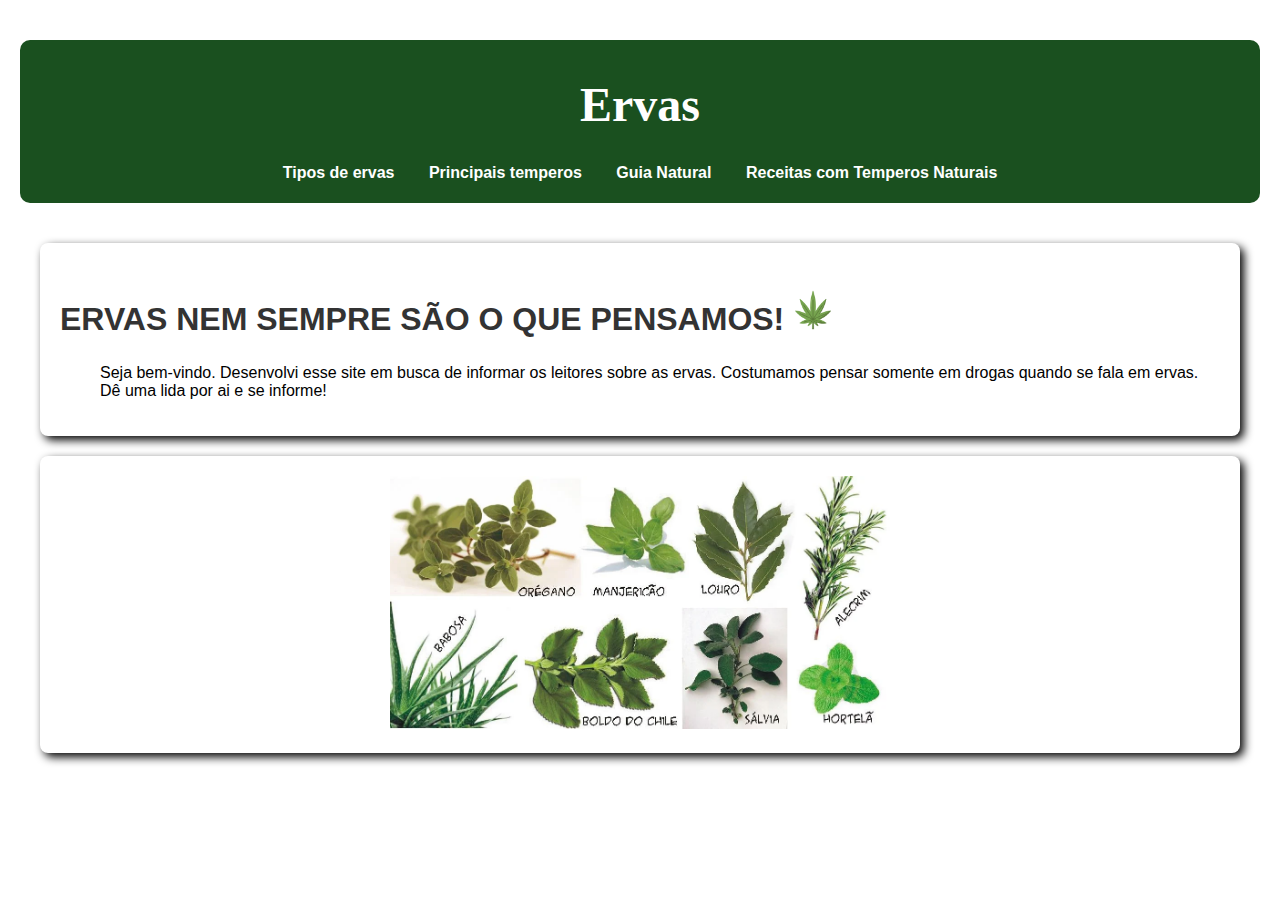
<file: ATIVIDADE04/index.html>
<!DOCTYPE html>
<html lang="pt-br">

<head>
    <meta charset="UTF-8">
    <meta name="viewport" content="width=device-width, initial-scale=1.0">
    <title>Ervas</title>
    <link rel="stylesheet" href="style.css">
    <link rel="shortcut icon" type="image/jpg" href="./Imagens/LOGO.png">
</head>

<body id="corindex">
    <header>
        <div class="logo">
            <h1>Ervas</h1>
        </div>
        <nav>
            <ul>
                <li><a href="./Paginas/pagina1.html">Tipos de ervas</a></li>
                <li><a href="./Paginas/pagina3.html">Principais temperos</a></li>
                <li><a href="./Paginas/pagina2.html">Guia Natural</a></li>
                <li><a href="./Paginas/pagina4.html">Receitas com Temperos Naturais</a></li>

            </ul>
        </nav>
    </header>

    <section>
        <h2>ERVAS NEM SEMPRE SÃO O QUE PENSAMOS! <img src="./Imagens/LOGO.png" width="40"></h2>
        <ul>
            <p>Seja bem-vindo. Desenvolvi esse site em busca de informar os leitores sobre as ervas. Costumamos pensar
                somente em drogas quando se fala em ervas. Dê uma lida por ai e se informe!</p>
        </ul>
    </section>

    <section id="centralizarimg">
        
      <img src="./Imagens/ERVASnomes.webp" width="500">
        
    </section>

</body>

</html>
</file>
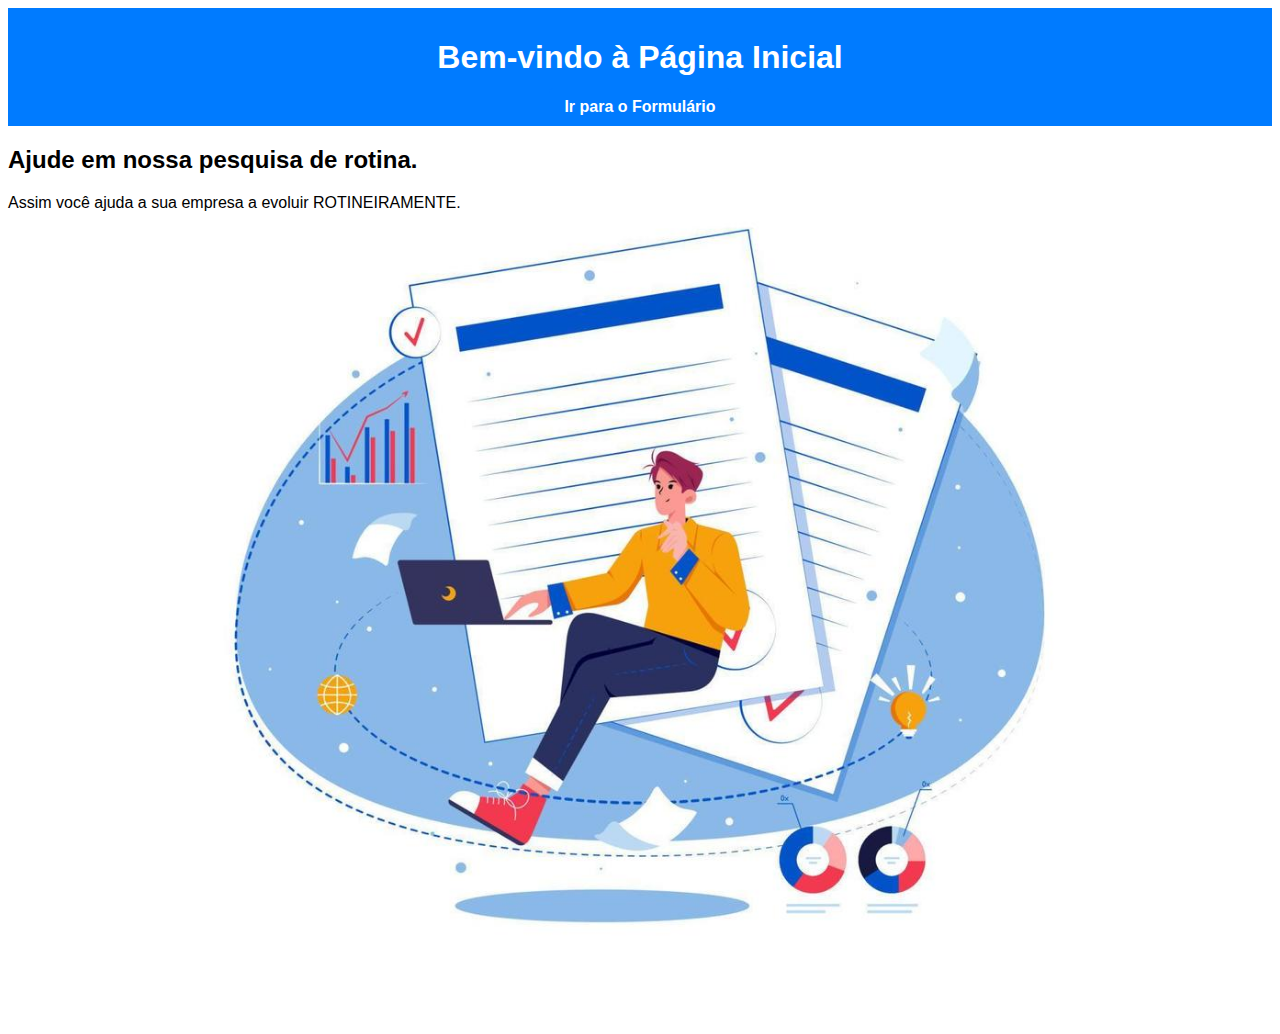
<file: atividadeinterface03/index.html>
<!DOCTYPE html>
<html lang="pt-BR">
<head>
    <meta charset="UTF-8">
    <meta name="viewport" content="width=device-width, initial-scale=1.0">
    <title>Página Inicial</title>
    <link rel="stylesheet" href="./styles.css">
</head>
<body>
    <header>
        <h1>Bem-vindo à Página Inicial</h1>
        <nav>
           <b><a href="./Paginas/formulario.html">Ir para o Formulário</a></b>
        </nav>
    </header>
   
    <main id="main-content">

        <section>
            <h2 id="h2diferente">Ajude em nossa pesquisa de rotina.</h2>
            <p id="h2diferente">Assim você ajuda a sua empresa a evoluir ROTINEIRAMENTE.</p>
        </section>
    </main>
</body>
</html>
</file>
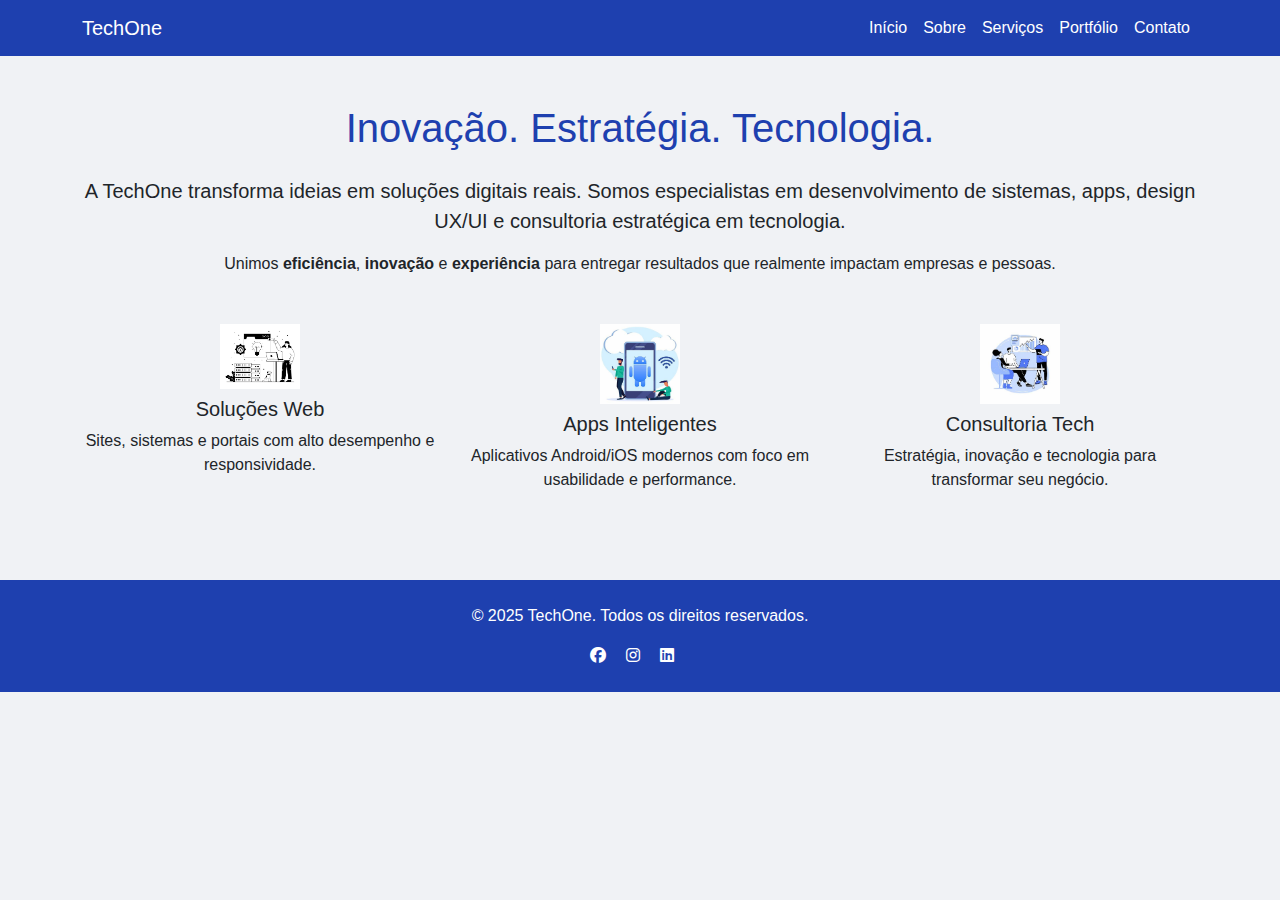
<file: projetobootstrap/index.html>
<!DOCTYPE html>
<html lang="pt-BR">
<head>
  <meta charset="UTF-8" />
  <meta name="viewport" content="width=device-width, initial-scale=1.0" />
  <title>Contato | TechOne</title>
  <link href="https://cdn.jsdelivr.net/npm/bootstrap@5.3.2/dist/css/bootstrap.min.css" rel="stylesheet" />
  <link href="https://cdnjs.cloudflare.com/ajax/libs/font-awesome/6.4.0/css/all.min.css" rel="stylesheet" />
  <link rel="stylesheet" href="./css/styles.css" />
</head>
<body>

  <nav class="navbar navbar-expand-lg bg-blue">
    <div class="container">
      <a class="navbar-brand text-white" href="index.html">TechOne</a>
      <button class="navbar-toggler" type="button" data-bs-toggle="collapse" data-bs-target="#navbarNav">
        <span class="navbar-toggler-icon bg-light"></span>
      </button>
      <div class="collapse navbar-collapse" id="navbarNav">
        <ul class="navbar-nav ms-auto">
          <li class="nav-item"><a class="nav-link text-white active" href="#">Início</a></li>
          <li class="nav-item"><a class="nav-link text-white" href="html/sobre.html">Sobre</a></li>
          <li class="nav-item"><a class="nav-link text-white" href="html/servicos.html">Serviços</a></li>
          <li class="nav-item"><a class="nav-link text-white" href="html/portifolio.html">Portfólio</a></li>
          <li class="nav-item"><a class="nav-link text-white" href="html/contato.html">Contato</a></li>
        </ul>
      </div>
    </div>
  </nav>

  <main class="container py-5">
    <h1 class="text-center text-blue mb-4">Inovação. Estratégia. Tecnologia.</h1>

    <section class="text-center mb-5">
      <p class="lead">
        A <strong>TechOne</strong> transforma ideias em soluções digitais reais. Somos especialistas em desenvolvimento de sistemas, apps, design UX/UI e consultoria estratégica em tecnologia.
      </p>
      <p>
        Unimos <strong>eficiência</strong>, <strong>inovação</strong> e <strong>experiência</strong> para entregar resultados que realmente impactam empresas e pessoas.
      </p>
    </section>

    <div class="row text-center">
      <div class="col-md-4 mb-4">
        <img src="img/icone1.png" alt="Ícone 1" class="img-fluid mb-2" width="80" />
        <h5 class="text-blue">Soluções Web</h5>
        <p>Sites, sistemas e portais com alto desempenho e responsividade.</p>
      </div>
      <div class="col-md-4 mb-4">
        <img src="img/icone2.png" alt="Ícone 2" class="img-fluid mb-2" width="80" />
        <h5 class="text-blue">Apps Inteligentes</h5>
        <p>Aplicativos Android/iOS modernos com foco em usabilidade e performance.</p>
      </div>
      <div class="col-md-4 mb-4">
        <img src="img/icone3.png" alt="Ícone 3" class="img-fluid mb-2" width="80" />
        <h5 class="text-blue">Consultoria Tech</h5>
        <p>Estratégia, inovação e tecnologia para transformar seu negócio.</p>
      </div>
    </div>

  </main>
 <footer class="bg-blue text-white text-center py-4">
    <p>&copy; 2025 TechOne. Todos os direitos reservados.</p>
    <div>
      <a href="#" class="text-white me-3"><i class="fab fa-facebook"></i></a>
      <a href="#" class="text-white me-3"><i class="fab fa-instagram"></i></a>
      <a href="#" class="text-white me-3"><i class="fab fa-linkedin"></i></a>
    </div>
  </footer>


  <script src="https://cdn.jsdelivr.net/npm/bootstrap@5.3.2/dist/js/bootstrap.bundle.min.js"></script>
</body>


</html>
</file>
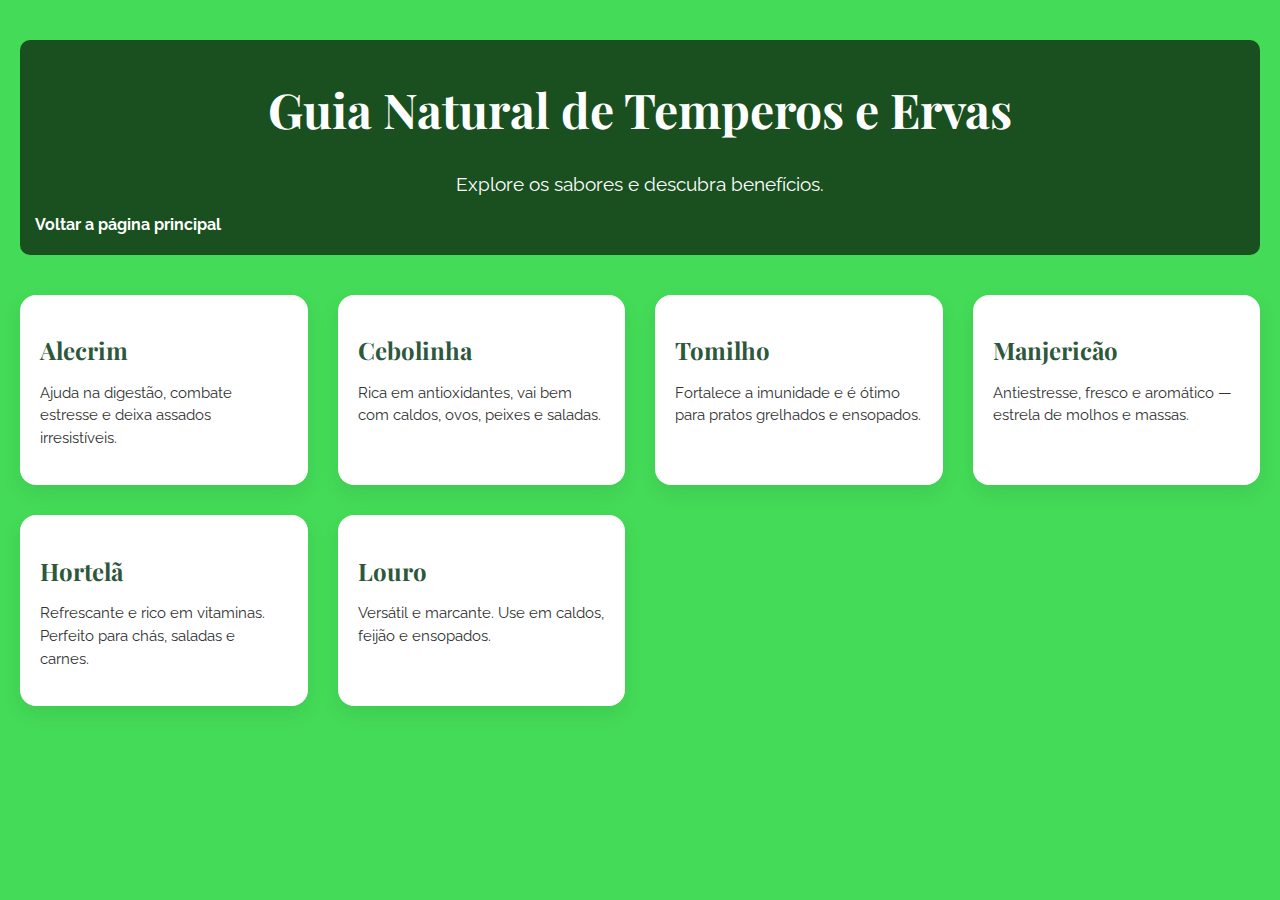
<file: ATIVIDADE04/Paginas/pagina2.html>
<!DOCTYPE html>
<html lang="pt-BR">
<head>
  <meta charset="UTF-8">
  <title>Guia de Temperos e Ervas</title>
  <link href="https://fonts.googleapis.com/css2?family=Raleway:wght@300;600&family=Playfair+Display:ital,wght@0,600;1,500&display=swap" rel="stylesheet">
  <link rel="stylesheet" href="../style.css">

</head>
<body id="corpagina2">

  <header id="headerpagina2">
    <h1>Guia Natural de Temperos e Ervas</h1>
    <p>Explore os sabores e descubra benefícios.</p>
    <nav>
        <ul class="alinhamentotag">
            <li><a href="../index.html">Voltar a página principal</a></li>
        </ul>
    </nav>
  </header>

  <div class="grid">
    <div class="card">
      <div class="card-content">
        <h2>Alecrim</h2>
        <p>Ajuda na digestão, combate estresse e deixa assados irresistíveis.</p>
      </div>
    </div>

    <div class="card">
      <div class="card-content">
        <h2>Cebolinha</h2>
        <p>Rica em antioxidantes, vai bem com caldos, ovos, peixes e saladas.</p>
      </div>
    </div>

    <div class="card">
      <div class="card-content">
        <h2>Tomilho</h2>
        <p>Fortalece a imunidade e é ótimo para pratos grelhados e ensopados.</p>
      </div>
    </div>

    <div class="card">
      <div class="card-content">
        <h2>Manjericão</h2>
        <p>Antiestresse, fresco e aromático — estrela de molhos e massas.</p>
      </div>
    </div>

    <div class="card">
      <div class="card-content">
        <h2>Hortelã</h2>
        <p>Refrescante e rico em vitaminas. Perfeito para chás, saladas e carnes.</p>
      </div>
    </div>

    <div class="card">
        <div class="card-content">
          <h2>Louro</h2>
          <p>Versátil e marcante. Use em caldos, feijão e ensopados.</p>
        </div>
      </div>
</file>
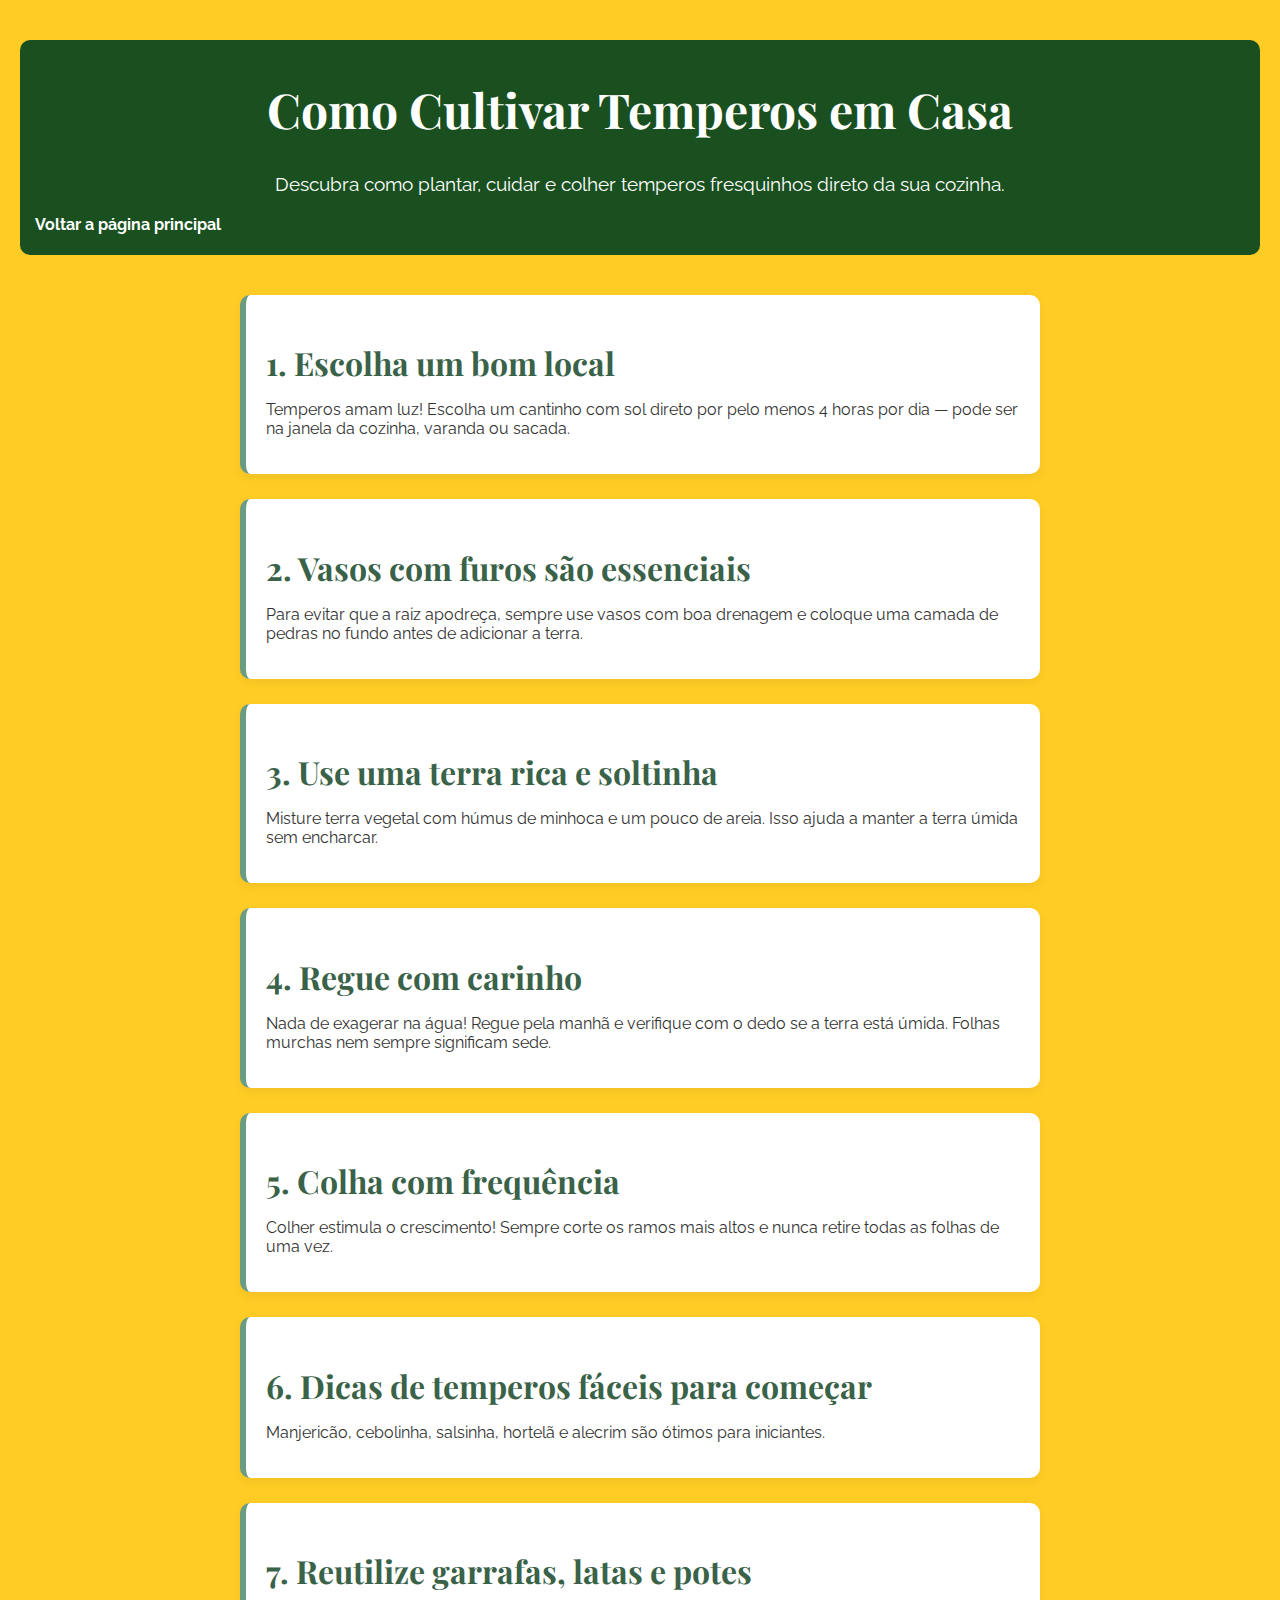
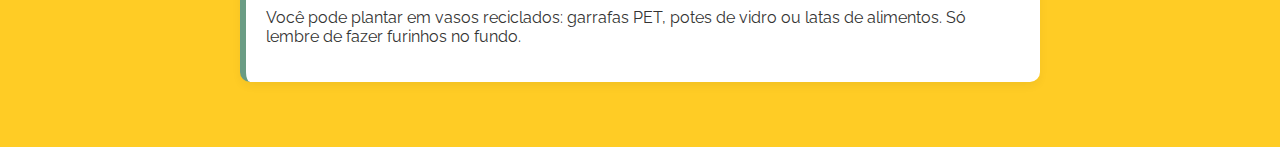
<file: ATIVIDADE04/Paginas/pagina3.html>
<!DOCTYPE html>
<html lang="pt-br">

<head>
    <meta charset="UTF-8">
    <title>Ultimas notícias</title>
    <link rel="stylesheet" href="../style.css">
</head>

<body>
        <header>
            <h1> Como Cultivar Temperos em Casa</h1>
            <p>Descubra como plantar, cuidar e colher temperos fresquinhos direto da sua cozinha.</p>
            <nav class="alinhamentotag">
                <ul>
                    <li><a href="../index.html">Voltar a página principal</a></li>
                </ul>
            </nav>
        </header>
       
    <!DOCTYPE html>
    <html lang="pt-BR">

    <head>
        <meta charset="UTF-8">
        <title>Cultive Seus Temperos</title>
        <link
            href="https://fonts.googleapis.com/css2?family=Raleway:wght@300;600&family=Playfair+Display:ital,wght@0,600;1,500&display=swap"
            rel="stylesheet">
    </head>

    <body id="corpagina3">

        <div class="tips">

            <div class="tip">
                <h2>1. Escolha um bom local</h2>
                <p>Temperos amam luz! Escolha um cantinho com sol direto por pelo menos 4 horas por dia — pode ser na
                    janela da cozinha, varanda ou sacada.</p>
            </div>

            <div class="tip">
                <h2>2. Vasos com furos são essenciais</h2>
                <p>Para evitar que a raiz apodreça, sempre use vasos com boa drenagem e coloque uma camada de pedras no
                    fundo antes de adicionar a terra.</p>
            </div>

            <div class="tip">
                <h2>3. Use uma terra rica e soltinha</h2>
                <p>Misture terra vegetal com húmus de minhoca e um pouco de areia. Isso ajuda a manter a terra úmida sem
                    encharcar.</p>
            </div>

            <div class="tip">
                <h2>4. Regue com carinho</h2>
                <p>Nada de exagerar na água! Regue pela manhã e verifique com o dedo se a terra está úmida. Folhas
                    murchas nem sempre significam sede.</p>
            </div>

            <div class="tip">
                <h2>5. Colha com frequência</h2>
                <p>Colher estimula o crescimento! Sempre corte os ramos mais altos e nunca retire todas as folhas de uma
                    vez.</p>
            </div>

            <div class="tip">
                <h2>6. Dicas de temperos fáceis para começar</h2>
                <p> Manjericão, cebolinha, salsinha, hortelã e alecrim são ótimos para iniciantes.</p>
            </div>

            <div class="tip">
                <h2>7. Reutilize garrafas, latas e potes</h2>
                <p>Você pode plantar em vasos reciclados: garrafas PET, potes de vidro ou latas de alimentos. Só lembre
                    de fazer furinhos no fundo.</p>
            </div>
        </div>

    </body>

    </html>
</file>
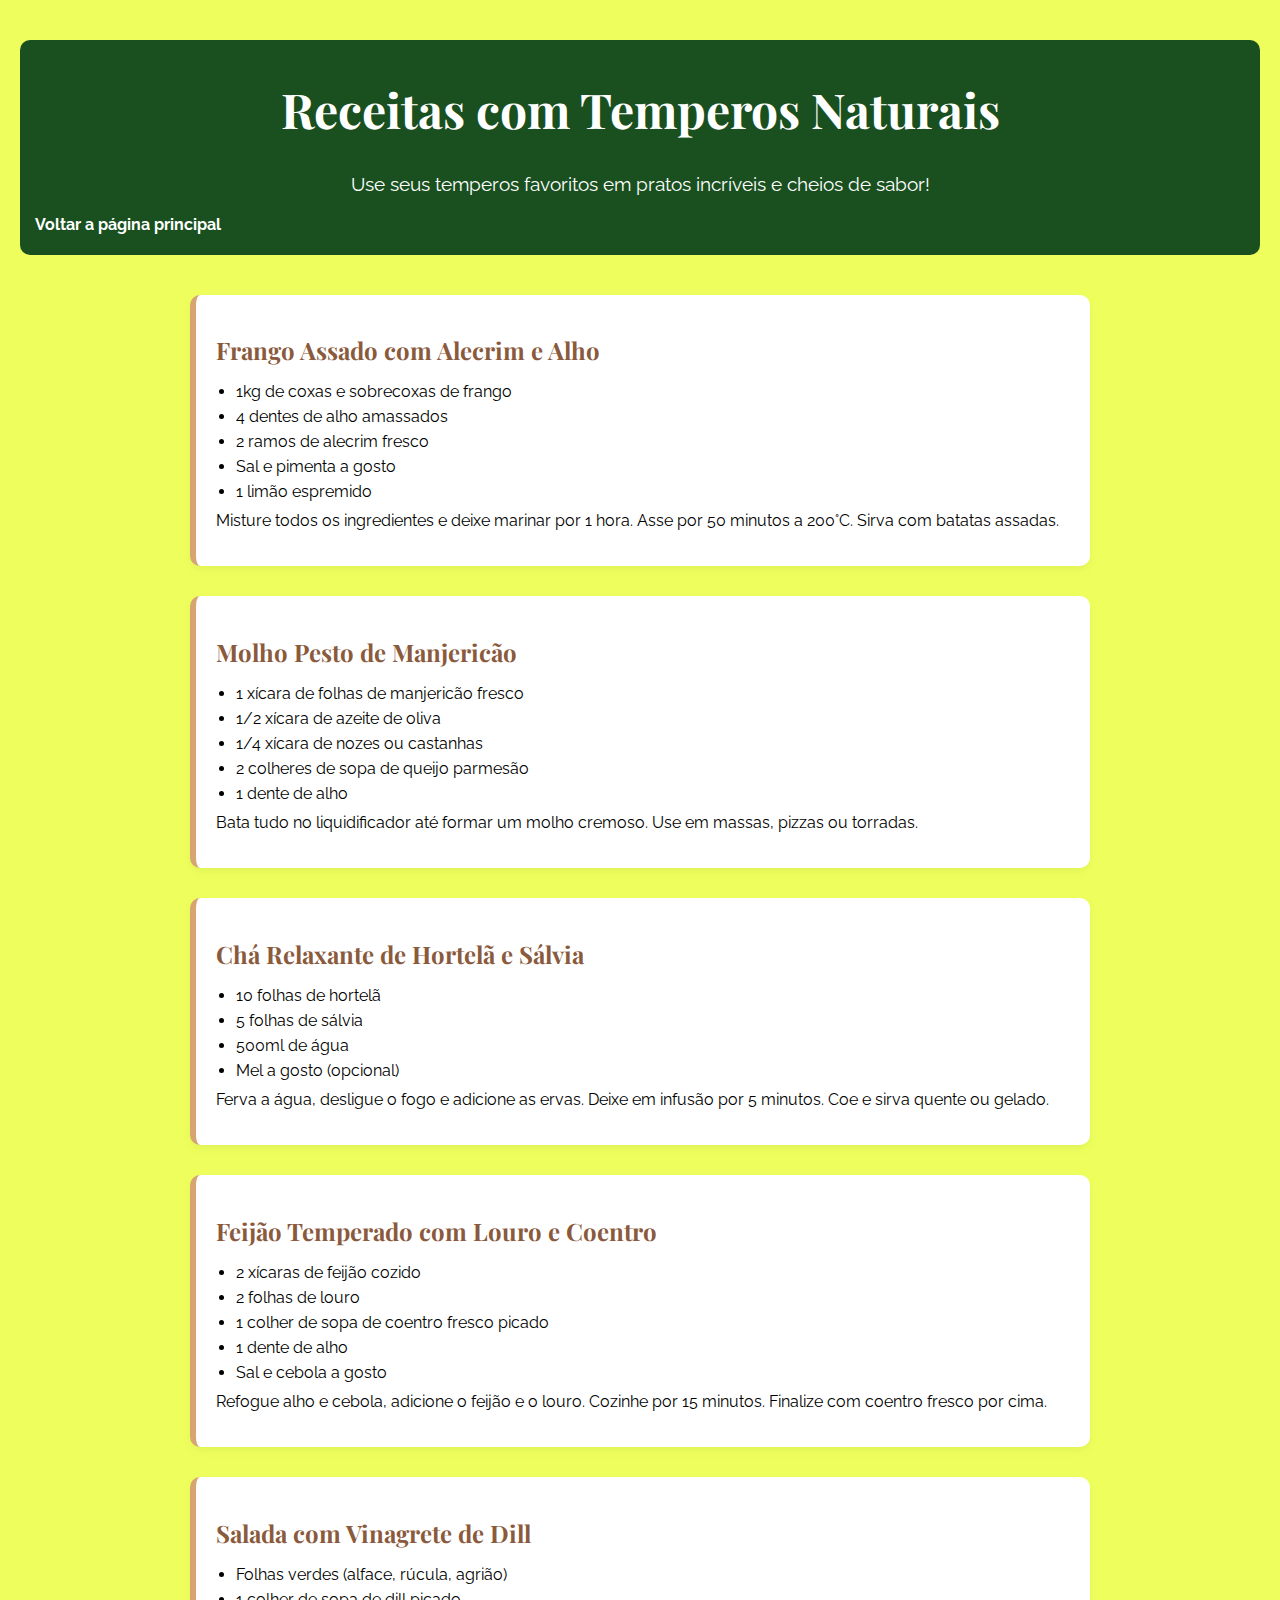
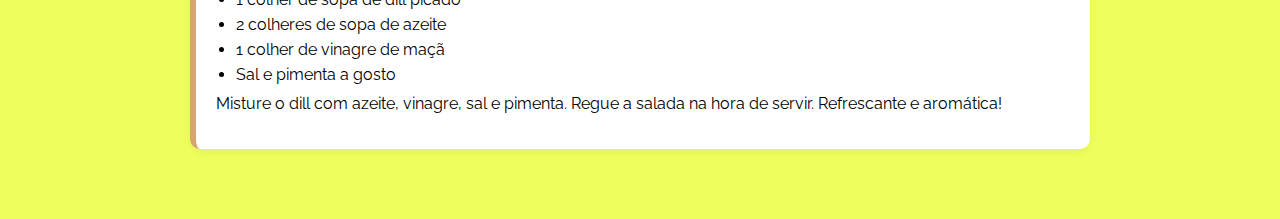
<file: ATIVIDADE04/Paginas/pagina4.html>
<!DOCTYPE html>
<html lang="pt-BR">
<head>
  <meta charset="UTF-8">
  <title>Receitas com Temperos</title>
 <link rel="stylesheet" href="../style.css">
  <link href="https://fonts.googleapis.com/css2?family=Raleway:wght@300;600&family=Playfair+Display:ital,wght@0,600;1,500&display=swap" rel="stylesheet">

</head>
<body id="corpagina4">

  <header>
    <h1> Receitas com Temperos Naturais</h1>
    <p>Use seus temperos favoritos em pratos incríveis e cheios de sabor!</p>
    <nav>
        <ul class="alinhamentotag">
            <li><a href="../index.html">Voltar a página principal</a></li>
        </ul>
    </nav>
  </header>

  <div class="recipes">

    <div class="recipe">
      <h2>Frango Assado com Alecrim e Alho</h2>
      <ul>
        <li>1kg de coxas e sobrecoxas de frango</li>
        <li>4 dentes de alho amassados</li>
        <li>2 ramos de alecrim fresco</li>
        <li>Sal e pimenta a gosto</li>
        <li>1 limão espremido</li>
      </ul>
      <p>Misture todos os ingredientes e deixe marinar por 1 hora. Asse por 50 minutos a 200°C. Sirva com batatas assadas.</p>
    </div>

    <div class="recipe">
      <h2>Molho Pesto de Manjericão</h2>
      <ul>
        <li>1 xícara de folhas de manjericão fresco</li>
        <li>1/2 xícara de azeite de oliva</li>
        <li>1/4 xícara de nozes ou castanhas</li>
        <li>2 colheres de sopa de queijo parmesão</li>
        <li>1 dente de alho</li>
      </ul>
      <p>Bata tudo no liquidificador até formar um molho cremoso. Use em massas, pizzas ou torradas.</p>
    </div>

    <div class="recipe">
      <h2>Chá Relaxante de Hortelã e Sálvia</h2>
      <ul>
        <li>10 folhas de hortelã</li>
        <li>5 folhas de sálvia</li>
        <li>500ml de água</li>
        <li>Mel a gosto (opcional)</li>
      </ul>
      <p>Ferva a água, desligue o fogo e adicione as ervas. Deixe em infusão por 5 minutos. Coe e sirva quente ou gelado.</p>
    </div>

    <div class="recipe">
      <h2>Feijão Temperado com Louro e Coentro</h2>
      <ul>
        <li>2 xícaras de feijão cozido</li>
        <li>2 folhas de louro</li>
        <li>1 colher de sopa de coentro fresco picado</li>
        <li>1 dente de alho</li>
        <li>Sal e cebola a gosto</li>
      </ul>
      <p>Refogue alho e cebola, adicione o feijão e o louro. Cozinhe por 15 minutos. Finalize com coentro fresco por cima.</p>
    </div>

    <div class="recipe">
      <h2>Salada com Vinagrete de Dill</h2>
      <ul>
        <li>Folhas verdes (alface, rúcula, agrião)</li>
        <li>1 colher de sopa de dill picado</li>
        <li>2 colheres de sopa de azeite</li>
        <li>1 colher de vinagre de maçã</li>
        <li>Sal e pimenta a gosto</li>
      </ul>
      <p>Misture o dill com azeite, vinagre, sal e pimenta. Regue a salada na hora de servir. Refrescante e aromática!</p>
    </div>
  </div>

</body>
</html>
</file>
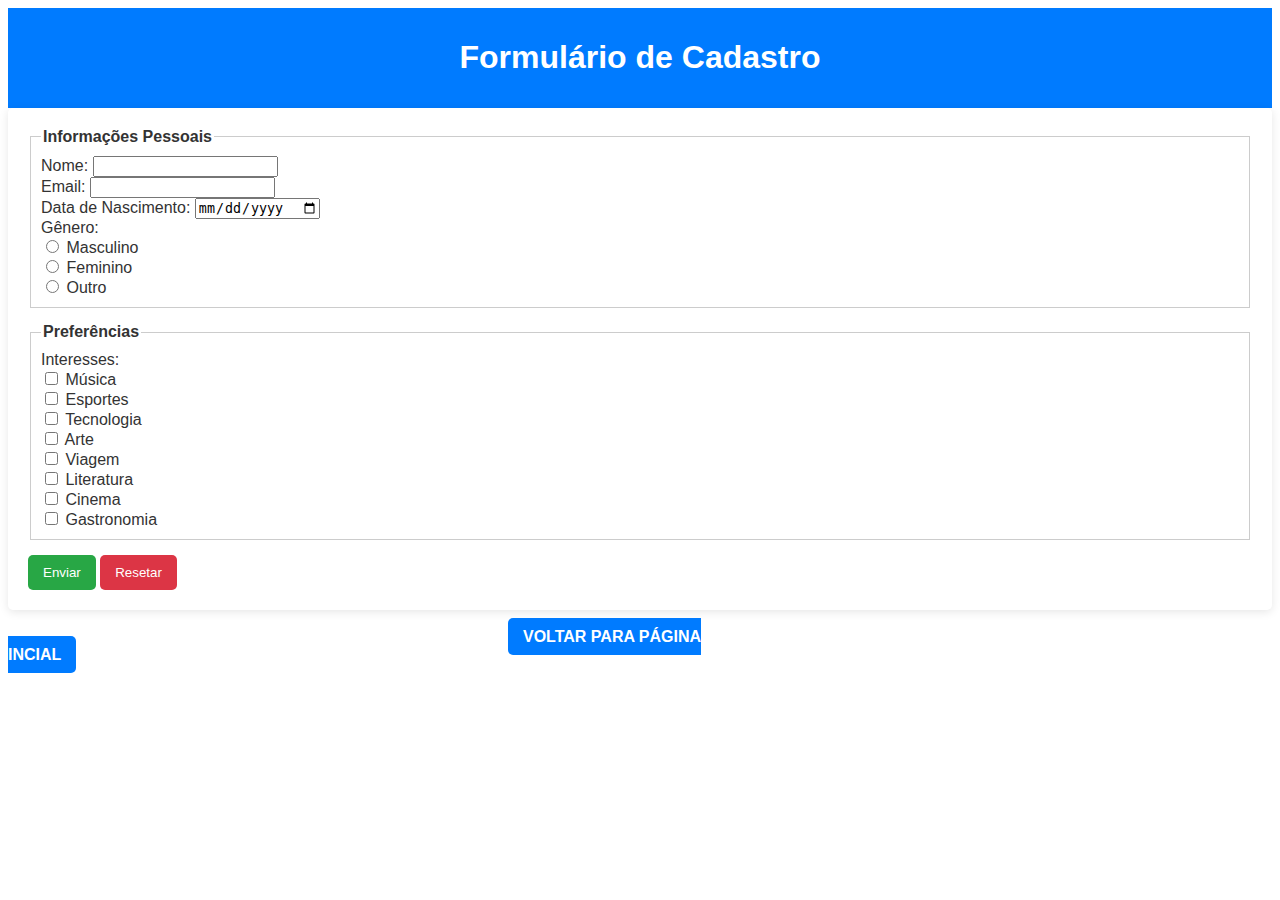
<file: atividadeinterface03/Paginas/formulario.html>
<!DOCTYPE html>
<html lang="pt-BR">
<head>
    <meta charset="UTF-8">
    <meta name="viewport" content="width=device-width, initial-scale=1.0">
    <title>Formulário</title>
    <link rel="stylesheet" href="../styles.css">
</head>
<body>
    <header>
        <h1>Formulário de Cadastro</h1>
    </header>
    <main>
        <form action="#" method="post">
            <fieldset>
                <legend>Informações Pessoais</legend>
                <label for="nome">Nome:</label>
                <input type="text" id="nome" name="nome" required><br>

                <label for="email">Email:</label>
                <input type="email" id="email" name="email" required><br>

                <label for="data-nascimento">Data de Nascimento:</label>
                <input type="date" id="data-nascimento" name="data-nascimento" required><br>

                <label>Gênero:</label><br>
                <input type="radio" id="masculino" name="genero" value="masculino" required>
                <label for="masculino">Masculino</label><br>
                <input type="radio" id="feminino" name="genero" value="feminino">
                <label for="feminino">Feminino</label><br>
                <input type="radio" id="outro" name="genero" value="outro">
                <label for="outro">Outro</label><br>
            </fieldset>

            <fieldset>
                <legend>Preferências</legend>
                <label>Interesses:</label><br>
                <input type="checkbox" id="musica" name="interesses" value="musica">
                <label for="musica">Música</label><br>
                <input type="checkbox" id="esportes" name="interesses" value="esportes">
                <label for="esportes">Esportes</label><br>
                <input type="checkbox" id="tecnologia" name="interesses" value="tecnologia">
                <label for="tecnologia">Tecnologia</label><br>
                <input type="checkbox" id="arte" name="interesses" value="arte">
                <label for="arte">Arte</label><br>
                <input type="checkbox" id="viagem" name="interesses" value="viagem">
                <label for="viagem">Viagem</label><br>
                <input type="checkbox" id="literatura" name="interesses" value="literatura">
                <label for="literatura">Literatura</label><br>
                <input type="checkbox" id="cinema" name="interesses" value="cinema">
                <label for="cinema">Cinema</label><br>
                <input type="checkbox" id="gastronomia" name="interesses" value="gastronomia">
                <label for="gastronomia">Gastronomia</label><br>
            </fieldset>

            <input type="submit" value="Enviar">
            <input type="reset" value="Resetar">
          
        </form>
        <br>
        <b><a href="../index.html">VOLTAR PARA PÁGINA INCIAL</a></b>
    </main>
</body>
</html>
</file>
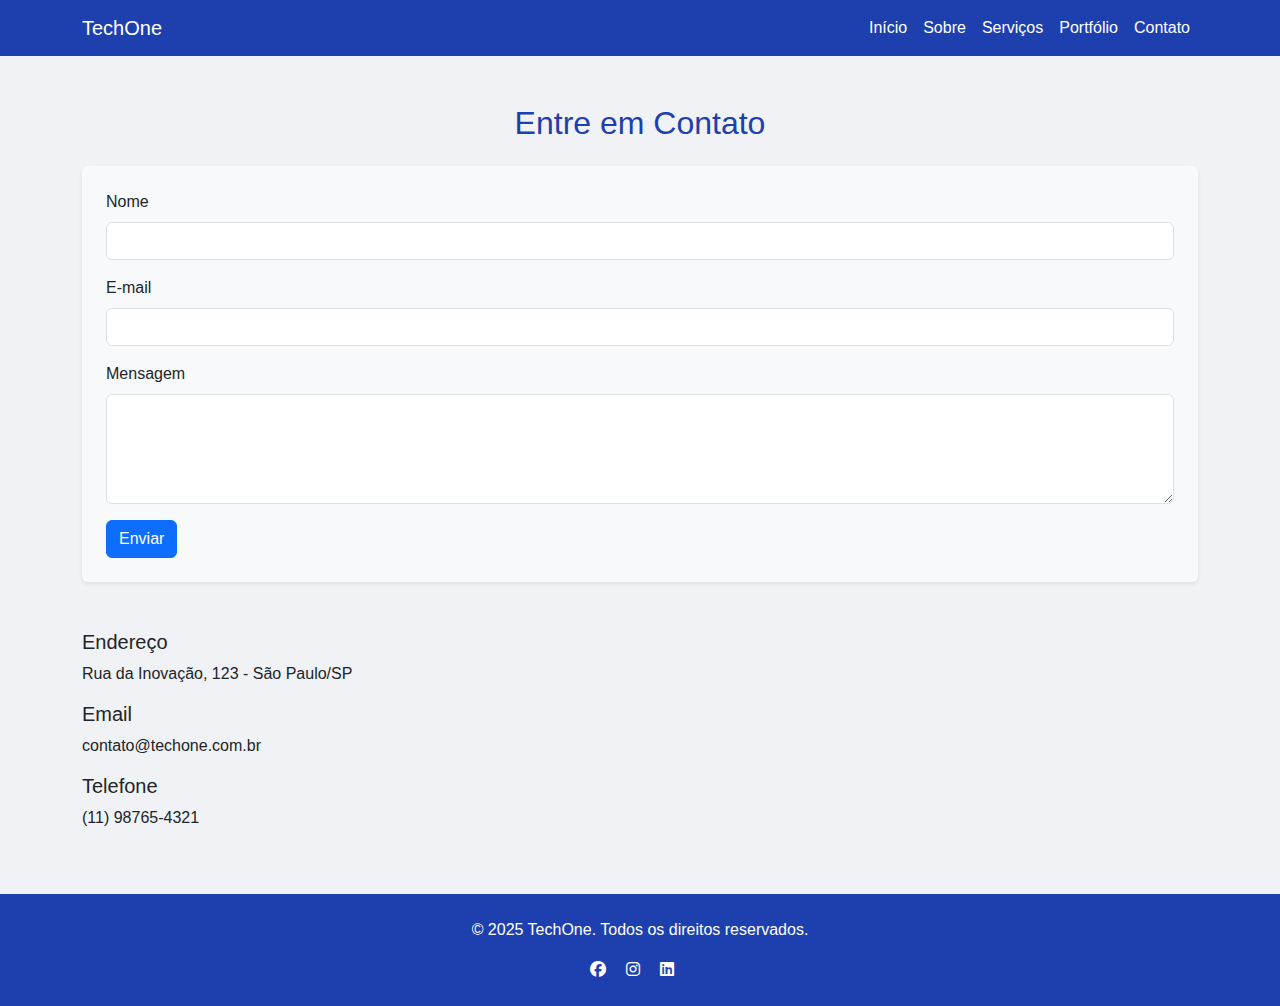
<file: projetobootstrap/html/contato.html>
<!DOCTYPE html>
<html lang="pt-BR">
<head>
  <meta charset="UTF-8" />
  <meta name="viewport" content="width=device-width, initial-scale=1.0" />
  <title>Contato | TechOne</title>
  <link href="https://cdn.jsdelivr.net/npm/bootstrap@5.3.2/dist/css/bootstrap.min.css" rel="stylesheet" />
  <link href="https://cdnjs.cloudflare.com/ajax/libs/font-awesome/6.4.0/css/all.min.css" rel="stylesheet" />
  <link rel="stylesheet" href="../css/styles.css" />
</head>
<body>

  <nav class="navbar navbar-expand-lg bg-blue">
    <div class="container">
      <a class="navbar-brand text-white" href="../index.html">TechOne</a>
      <button class="navbar-toggler" type="button" data-bs-toggle="collapse" data-bs-target="#navbarNav">
        <span class="navbar-toggler-icon bg-light"></span>
      </button>
      <div class="collapse navbar-collapse" id="navbarNav">
        <ul class="navbar-nav ms-auto">
          <li class="nav-item"><a class="nav-link text-white" href="../index.html">Início</a></li>
          <li class="nav-item"><a class="nav-link text-white" href="sobre.html">Sobre</a></li>
          <li class="nav-item"><a class="nav-link text-white" href="servicos.html">Serviços</a></li>
          <li class="nav-item"><a class="nav-link text-white" href="portifolio.html">Portfólio</a></li>
          <li class="nav-item"><a class="nav-link text-white active" href="#">Contato</a></li>
        </ul>
      </div>
    </div>
  </nav>

  <main class="container py-5">
    <h2 class="text-center text-blue mb-4">Entre em Contato</h2>
    <form class="bg-light p-4 rounded shadow-sm">
      <div class="mb-3">
        <label for="nome" class="form-label">Nome</label>
        <input type="text" class="form-control" id="nome" required />
      </div>
      <div class="mb-3">
        <label for="email" class="form-label">E-mail</label>
        <input type="email" class="form-control" id="email" required />
      </div>
      <div class="mb-3">
        <label for="mensagem" class="form-label">Mensagem</label>
        <textarea class="form-control" id="mensagem" rows="4" required></textarea>
      </div>
      <button type="submit" class="btn btn-primary">Enviar</button>
    </form>
    <div class="mt-5">
      <h5>Endereço</h5>
      <p>Rua da Inovação, 123 - São Paulo/SP</p>
      <h5>Email</h5>
      <p>contato@techone.com.br</p>
      <h5>Telefone</h5>
      <p>(11) 98765-4321</p>
    </div>
  </main>

  <footer class="bg-blue text-white text-center py-4">
    <p>&copy; 2025 TechOne. Todos os direitos reservados.</p>
    <div>
      <a href="#" class="text-white me-3"><i class="fab fa-facebook"></i></a>
      <a href="#" class="text-white me-3"><i class="fab fa-instagram"></i></a>
      <a href="#" class="text-white me-3"><i class="fab fa-linkedin"></i></a>
    </div>
  </footer>

  <script src="https://cdn.jsdelivr.net/npm/bootstrap@5.3.2/dist/js/bootstrap.bundle.min.js"></script>
</body>
</html>
</file>
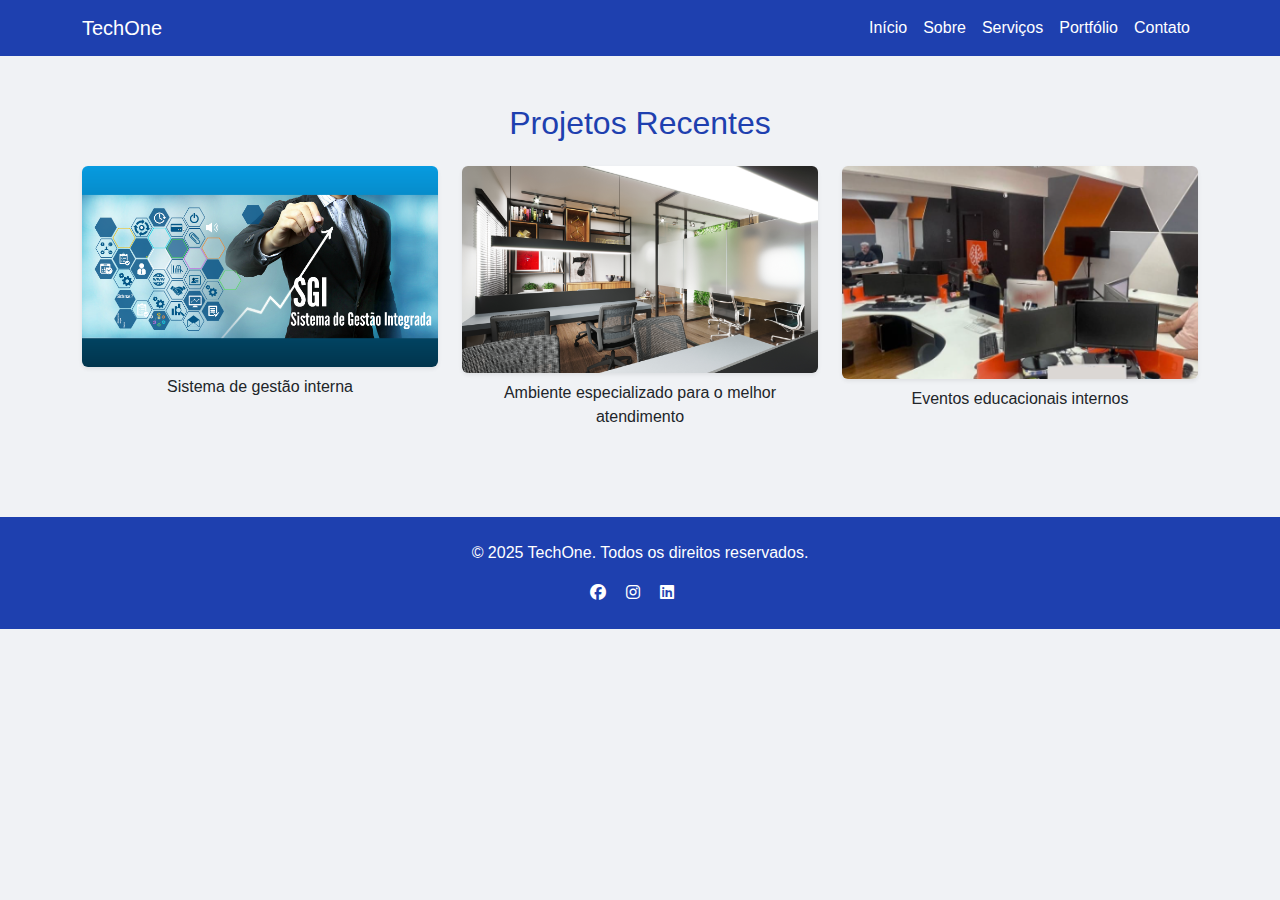
<file: projetobootstrap/html/portifolio.html>
<!DOCTYPE html>
<html lang="pt-BR">
<head>
  <meta charset="UTF-8" />
  <meta name="viewport" content="width=device-width, initial-scale=1.0" />
  <title>Portfólio | TechOne</title>
  <link href="https://cdn.jsdelivr.net/npm/bootstrap@5.3.2/dist/css/bootstrap.min.css" rel="stylesheet" />
  <link href="https://cdnjs.cloudflare.com/ajax/libs/font-awesome/6.4.0/css/all.min.css" rel="stylesheet" />
  <link rel="stylesheet" href="../css/styles.css" />
</head>
<body>

  <nav class="navbar navbar-expand-lg bg-blue">
    <div class="container">
      <a class="navbar-brand text-white" href="../index.html">TechOne</a>
      <button class="navbar-toggler" type="button" data-bs-toggle="collapse" data-bs-target="#navbarNav">
        <span class="navbar-toggler-icon bg-light"></span>
      </button>
      <div class="collapse navbar-collapse" id="navbarNav">
        <ul class="navbar-nav ms-auto">
          <li class="nav-item"><a class="nav-link text-white" href="../index.html">Início</a></li>
          <li class="nav-item"><a class="nav-link text-white" href="sobre.html">Sobre</a></li>
          <li class="nav-item"><a class="nav-link text-white" href="servicos.html">Serviços</a></li>
          <li class="nav-item"><a class="nav-link text-white active" href="#">Portfólio</a></li>
          <li class="nav-item"><a class="nav-link text-white" href="contato.html">Contato</a></li>
        </ul>
      </div>
    </div>
  </nav>

  <main class="container py-5">
    <h2 class="text-center text-blue mb-4">Projetos Recentes</h2>
    <div class="row">
      <div class="col-md-4 mb-4">
        <img src="../img/SGI.png" class="img-fluid rounded shadow-sm" alt="Projeto 1">
        <p class="mt-2 text-center">Sistema de gestão interna</p>
      </div>
      <div class="col-md-4 mb-4">
        <img src="../img/Ambiente.png" class="img-fluid rounded shadow-sm" alt="Projeto 2">
        <p class="mt-2 text-center">Ambiente especializado para o melhor atendimento</p>
      </div>
      <div class="col-md-4 mb-4">
        <img src="../img/Educacao.png" class="img-fluid rounded shadow-sm" alt="Projeto 3">
        <p class="mt-2 text-center">Eventos educacionais internos</p>
      </div>
    </div>
  </main>

  <footer class="bg-blue text-white text-center py-4">
    <p>&copy; 2025 TechOne. Todos os direitos reservados.</p>
    <div>
      <a href="#" class="text-white me-3"><i class="fab fa-facebook"></i></a>
      <a href="#" class="text-white me-3"><i class="fab fa-instagram"></i></a>
      <a href="#" class="text-white me-3"><i class="fab fa-linkedin"></i></a>
    </div>
  </footer>

  <script src="https://cdn.jsdelivr.net/npm/bootstrap@5.3.2/dist/js/bootstrap.bundle.min.js"></script>
</body>
</html>
</file>
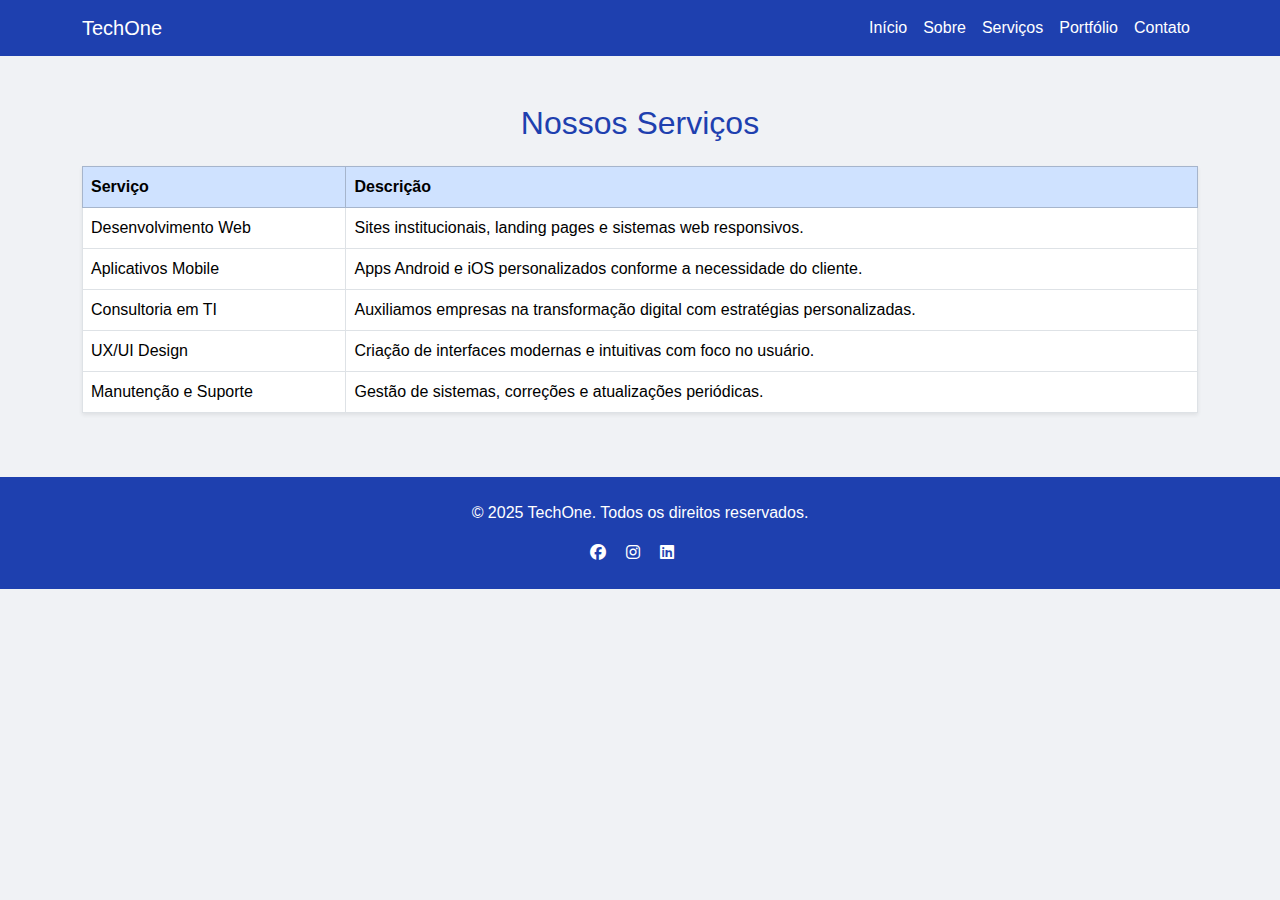
<file: projetobootstrap/html/servicos.html>
<!DOCTYPE html>
<html lang="pt-BR">
<head>
  <meta charset="UTF-8" />
  <meta name="viewport" content="width=device-width, initial-scale=1.0" />
  <title>Serviços | TechOne</title>
  <link href="https://cdn.jsdelivr.net/npm/bootstrap@5.3.2/dist/css/bootstrap.min.css" rel="stylesheet" />
  <link href="https://cdnjs.cloudflare.com/ajax/libs/font-awesome/6.4.0/css/all.min.css" rel="stylesheet" />
  <link rel="stylesheet" href="../css/styles.css" />
</head>
<body>

  <nav class="navbar navbar-expand-lg bg-blue">
    <div class="container">
      <a class="navbar-brand text-white" href="../index.html">TechOne</a>
      <button class="navbar-toggler" type="button" data-bs-toggle="collapse" data-bs-target="#navbarNav">
        <span class="navbar-toggler-icon bg-light"></span>
      </button>
      <div class="collapse navbar-collapse" id="navbarNav">
        <ul class="navbar-nav ms-auto">
          <li class="nav-item"><a class="nav-link text-white" href="../index.html">Início</a></li>
          <li class="nav-item"><a class="nav-link text-white" href="sobre.html">Sobre</a></li>
          <li class="nav-item"><a class="nav-link text-white active" href="#">Serviços</a></li>
          <li class="nav-item"><a class="nav-link text-white" href="portifolio.html">Portfólio</a></li>
          <li class="nav-item"><a class="nav-link text-white" href="contato.html">Contato</a></li>
        </ul>
      </div>
    </div>
  </nav>

  <main class="container py-5">
    <h2 class="text-center text-blue mb-4">Nossos Serviços</h2>
    <table class="table table-bordered bg-white shadow-sm">
      <thead class="table-primary">
        <tr>
          <th>Serviço</th>
          <th>Descrição</th>
        </tr>
      </thead>
      <tbody>
        <tr>
          <td>Desenvolvimento Web</td>
          <td>Sites institucionais, landing pages e sistemas web responsivos.</td>
        </tr>
        <tr>
          <td>Aplicativos Mobile</td>
          <td>Apps Android e iOS personalizados conforme a necessidade do cliente.</td>
        </tr>
        <tr>
          <td>Consultoria em TI</td>
          <td>Auxiliamos empresas na transformação digital com estratégias personalizadas.</td>
        </tr>
        <tr>
          <td>UX/UI Design</td>
          <td>Criação de interfaces modernas e intuitivas com foco no usuário.</td>
        </tr>
        <tr>
          <td>Manutenção e Suporte</td>
          <td>Gestão de sistemas, correções e atualizações periódicas.</td>
        </tr>
      </tbody>
    </table>
  </main>

  <footer class="bg-blue text-white text-center py-4">
    <p>&copy; 2025 TechOne. Todos os direitos reservados.</p>
    <div>
      <a href="#" class="text-white me-3"><i class="fab fa-facebook"></i></a>
      <a href="#" class="text-white me-3"><i class="fab fa-instagram"></i></a>
      <a href="#" class="text-white me-3"><i class="fab fa-linkedin"></i></a>
    </div>
  </footer>

  <script src="https://cdn.jsdelivr.net/npm/bootstrap@5.3.2/dist/js/bootstrap.bundle.min.js"></script>
</body>
</html>
</file>
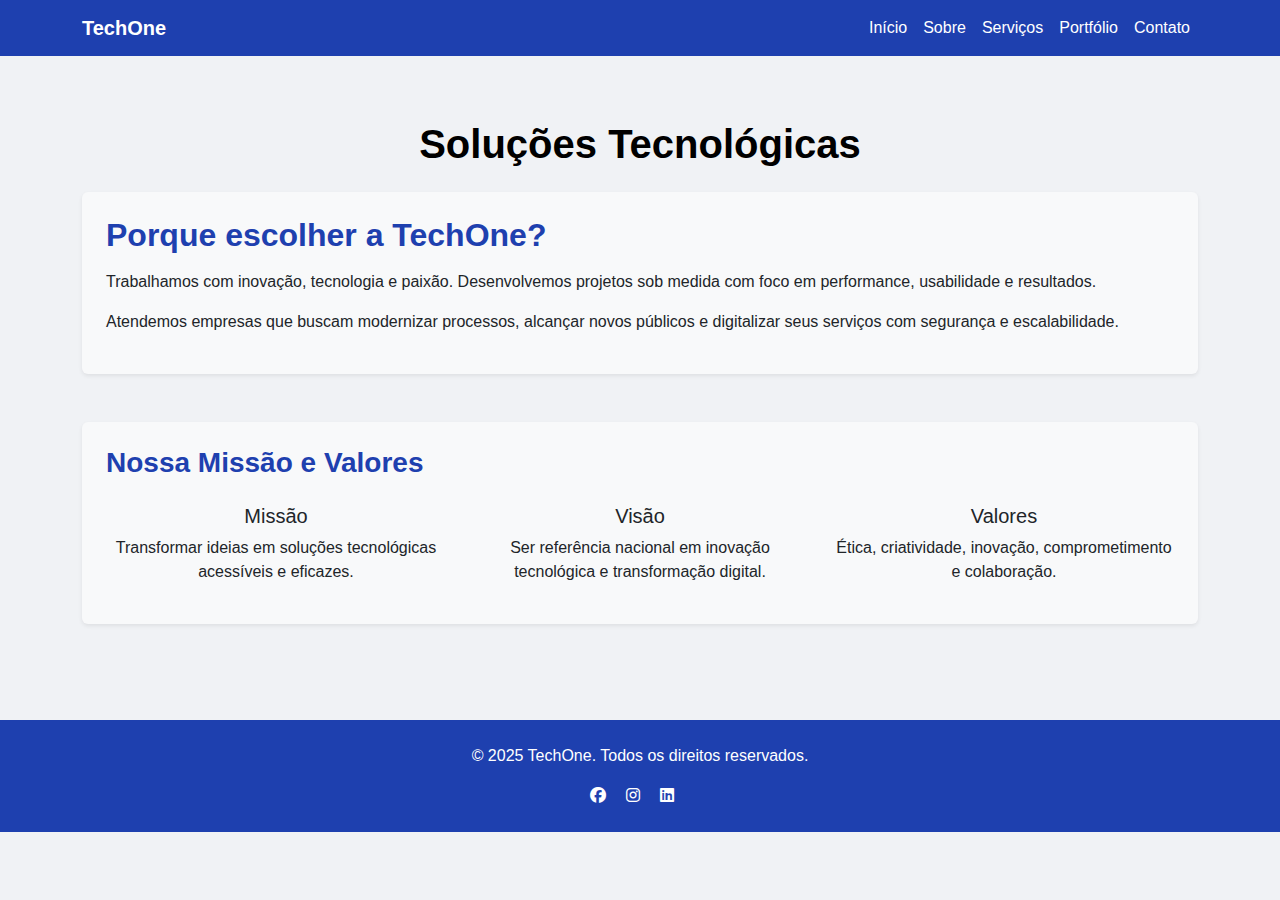
<file: projetobootstrap/html/sobre.html>
<!DOCTYPE html>
<html lang="pt-BR">

<head>
  <meta charset="UTF-8" />
  <meta name="viewport" content="width=device-width, initial-scale=1.0" />
  <title>Sobre | TechOne</title>
  <link href="https://cdn.jsdelivr.net/npm/bootstrap@5.3.2/dist/css/bootstrap.min.css" rel="stylesheet" />
  <link href="https://cdnjs.cloudflare.com/ajax/libs/font-awesome/6.4.0/css/all.min.css" rel="stylesheet" />
  <link rel="stylesheet" href="../css/styles.css" />
</head>

<body>

  <nav class="navbar navbar-expand-lg bg-blue">
    <div class="container">
      <a class="navbar-brand text-white fw-bold" href="../index.html">TechOne</a>
      <button class="navbar-toggler" type="button" data-bs-toggle="collapse" data-bs-target="#navbarNav">
        <span class="navbar-toggler-icon bg-light"></span>
      </button>
      <div class="collapse navbar-collapse" id="navbarNav">
        <ul class="navbar-nav ms-auto">
          <li class="nav-item"><a class="nav-link text-white" href="../index.html">Início</a></li>
          <li class="nav-item"><a class="nav-link text-white active" href="#">Sobre</a></li>
          <li class="nav-item"><a class="nav-link text-white" href="servicos.html">Serviços</a></li>
          <li class="nav-item"><a class="nav-link text-white" href="portifolio.html">Portfólio</a></li>
          <li class="nav-item"><a class="nav-link text-white" href="contato.html">Contato</a></li>
        </ul>
      </div>
    </div>
  </nav>

  <main class="container py-5">
    <div class="text-center mb-4">
      <h1 class="fw-bold text-black mt-3">Soluções Tecnológicas</h1>
    </div>

    <section class="bg-light text-dark rounded p-4 shadow-sm">
      <h2 class="fw-semibold mb-3">Porque escolher a TechOne?</h2>
      <p>Trabalhamos com inovação, tecnologia e paixão. Desenvolvemos projetos sob medida com foco em performance,
        usabilidade e resultados.</p>
      <p>Atendemos empresas que buscam modernizar processos, alcançar novos públicos e digitalizar seus serviços com
        segurança e escalabilidade.</p>
    </section>

    <section class="mt-5 p-4 bg-light text-dark rounded shadow-sm">
      <h3 class="fw-bold mb-3">Nossa Missão e Valores</h3>
      <div class="row">
        <div class="col-md-4">
          <div class="text-center mb-3">
            <h5 class="mt-2">Missão</h5>
            <p>Transformar ideias em soluções tecnológicas acessíveis e eficazes.</p>
          </div>
        </div>
        <div class="col-md-4">
          <div class="text-center mb-3">
            <h5 class="mt-2">Visão</h5>
            <p>Ser referência nacional em inovação tecnológica e transformação digital.</p>
          </div>
        </div>
        <div class="col-md-4">
          <div class="text-center mb-3">
            <h5 class="mt-2">Valores</h5>
            <p>Ética, criatividade, inovação, comprometimento e colaboração.</p>
          </div>
        </div>
      </div>
    </section>
  </main>

  <footer class="bg-blue text-white text-center py-4 mt-5">
    <div class="container">
      <p>&copy; 2025 TechOne. Todos os direitos reservados.</p>
      <div>
        <a href="#" class="text-white me-3"><i class="fab fa-facebook"></i></a>
        <a href="#" class="text-white me-3"><i class="fab fa-instagram"></i></a>
        <a href="#" class="text-white me-3"><i class="fab fa-linkedin"></i></a>
      </div>
    </div>
  </footer>

  <script src="https://cdn.jsdelivr.net/npm/bootstrap@5.3.2/dist/js/bootstrap.bundle.min.js"></script>
</body>

</html>
</file>
<file: ATIVIDADE04/style.css>
body {
    background-repeat: no-repeat;
    background-size: cover;
}

#corindex {
    background-color: #ffffff;
}

#corpagina1 {
    background-color: #333;
}

#corpagina2 {
    background-color: #44db58;
}

#corpagina3 {

    background-color: rgb(255, 204, 37);
}

#corpagina4 {
    background-color: #e5ff00a2;
}

body {
    font-family: Arial, sans-serif;
    margin: 0;
    padding: 0;
    background-color: #f4f4f4;
    color: #333;
}

header {
    background-color: #1a501f;
    color: white;
    padding: 5px 0;
    text-align: center;
    border-radius: 10px;
    margin-bottom: 40px;
}

header nav ul {
    list-style: none;
    padding: 0;
}

header nav ul li {
    display: inline;
    margin: 0 15px;
}

header nav ul li a {
    color: white;
    text-decoration: none;
    font-weight: bold;
}

h1,
h2 {
    font-size: 2rem;
}

h3 {
    font-size: 1.5rem;
}

section {
    padding: 20px;
    margin: 20px;
    background-color: white;
    border-radius: 8px;
    box-shadow: 4px 4px 10px rgba(0, 0, 0, 1);
}

.noticia,
.destaque {
    margin-bottom: 15px;
}

button {
    padding: 10px 20px;
    font-size: 1rem;
    background-color: #333;
    color: white;
    border: none;
    border-radius: 5px;
    cursor: pointer;
}

button:hover {
    background-color: #555;
}

footer {
    background-color: #333;
    color: white;
    text-align: center;
    padding: 10px 0;
    position: fixed;
    bottom: 0;
    width: 100%;
}

li {
    color: white;
}

section li {
    color: black;
}

#centralizarimagem {
    justify-content: center;
}

section p {
    color: black;
}

#preto {
    color: black;
}

#centralizarimg {
    justify-content: center;
    text-align: center;
    align-items: center;
}

body {
    font-family: 'Raleway', sans-serif;
    background: #f0f4f1;
    color: #333;
    padding: 40px 20px;
}

#headerpagina2 {
    text-align: center;
    margin-bottom: 40px;
}

header h1 {
    font-family: 'Playfair Display', serif;
    font-size: 3rem;
    color: #ffffff;
}

header p {
    font-size: 1.2rem;
    color: #ffffff;
}

.grid {
    display: grid;
    grid-template-columns: repeat(auto-fit, minmax(280px, 1fr));
    gap: 30px;
}

.card {
    background: white;
    border-radius: 16px;
    box-shadow: 0 8px 20px rgba(0, 0, 0, 0.08);
    overflow: hidden;
    transition: transform 0.3s ease, box-shadow 0.3s ease;
}

.card:hover {
    transform: translateY(-5px);
    box-shadow: 0 12px 24px rgba(0, 0, 0, 0.12);
}

.card img {
    width: 100%;
    height: 180px;
    object-fit: cover;
}

.card-content {
    padding: 20px;
}

.card-content h2 {
    font-family: 'Playfair Display', serif;
    font-size: 1.5rem;
    margin-bottom: 10px;
    color: #2d583c;
}

.card-content p {
    font-size: 0.95rem;
    line-height: 1.5;
}

footer {
    text-align: center;
    margin-top: 60px;
    font-size: 0.9rem;
    color: #777;
}

.alinhamentotag {
    text-align: left;
}

.tips {
    max-width: 800px;
    margin: 0 auto;
}

.tip {
    background: #fff;
    border-left: 6px solid #6a9c84;
    padding: 20px;
    margin-bottom: 25px;
    border-radius: 10px;
    box-shadow: 0 4px 10px rgba(0, 0, 0, 0.05);
}

.tip h2 {
    color: #3a6249;
    margin-bottom: 10px;
    font-family: 'Playfair Display', serif;
}

.tip p {
    font-size: 1rem;
}

footer {
    text-align: center;
    margin-top: 60px;
    font-size: 0.9rem;
    color: #777;
}

a {
    color: #3a6249;
    text-decoration: none;
}

a:hover {
    text-decoration: underline;
}
.recipes {
    max-width: 900px;
    margin: 0 auto;
    color: black;
  }

  .recipe {
    background: #fff;
    border-left: 6px solid #d6a571;
    padding: 20px;
    margin-bottom: 30px;
    border-radius: 10px;
    box-shadow: 0 4px 10px rgba(0,0,0,0.05);
  }

  .recipe h2 {
    font-family: 'Playfair Display', serif;
    font-size: 1.5rem;
    color: #8a5a3d;
    margin-bottom: 10px;
  }

  .recipe ul {
    padding-left: 20px;
    margin-bottom: 10px;
  }

  .recipe li {
    margin-bottom: 6px;
    color: black;
  }

  .recipe p {
    margin-top: 10px;
  }

  a {
    color: #6a473e;
    text-decoration: none;
  }
</file>
<file: atividadeinterface03/styles.css>
/* Estilos para a página index.html */
body {
    font-family: Arial, sans-serif;
    color: #333;

}

#main-content {
    background-image: url('./Imagens/10719480-conceito-de-ilustracao-de-pesquisador-de-titulo-em-fundo-branco-vetor.jpg');
    background-size: cover;
    background-position: center;
    background-repeat: no-repeat;
    height: 100vh;
    display: flex;

    color: white;
}

#h2diferente {
    text-align: left;
    color: black;

}

header {
    background: #007BFF;
    color: white;
    padding: 10px 0;
    text-align: center;
}

nav a {
    color: white;
    text-decoration: none;
}

/* Estilos para a página formulario.html */
form {
    background: #fff;
    padding: 20px;
    border-radius: 5px;
    box-shadow: 0 2px 10px rgba(0, 0, 0, 0.1);
}

fieldset {
    margin-bottom: 15px;
    border: 1px solid #ccc;
    padding: 10px;
}

legend {
    font-weight: bold;
}

/* Estilos para os botões */
input[type="submit"],
input[type="reset"] {
    background-color: #28a745;
    color: white;
    border: none;
    padding: 10px 15px;
    border-radius: 5px;
    cursor: pointer;
}

input[type="reset"] {
    background-color: #dc3545;
}

input[type="submit"]:hover,
input[type="reset"]:hover {
    opacity: 0.8;
}

a {
    background-color:#007BFF;
    color: white;
    border: none;
    padding: 10px 15px;
    border-radius: 5px;
    cursor: pointer;
    text-decoration: none;
    justify-content: center;
    margin: 500px;
}
</file>
<file: projetobootstrap/css/styles.css>
body {
  background-color: #f0f2f5;
  font-family: 'Segoe UI', Tahoma, Geneva, Verdana, sans-serif;
}

.bg-blue {
  background-color: #1e40af;
}

.navbar-brand,
.nav-link {
  color: #ffffff !important;
}

.nav-link:hover {
  color: #93c5fd !important;
}

main h1,
h2,
h3 {
  color: #1e40af;
}

footer {
  background-color: #1e40af;
}

footer a {
  color: #ffffff;
  transition: color 0.3s;
}

footer a:hover {
  color: #93c5fd;
}
</file>
